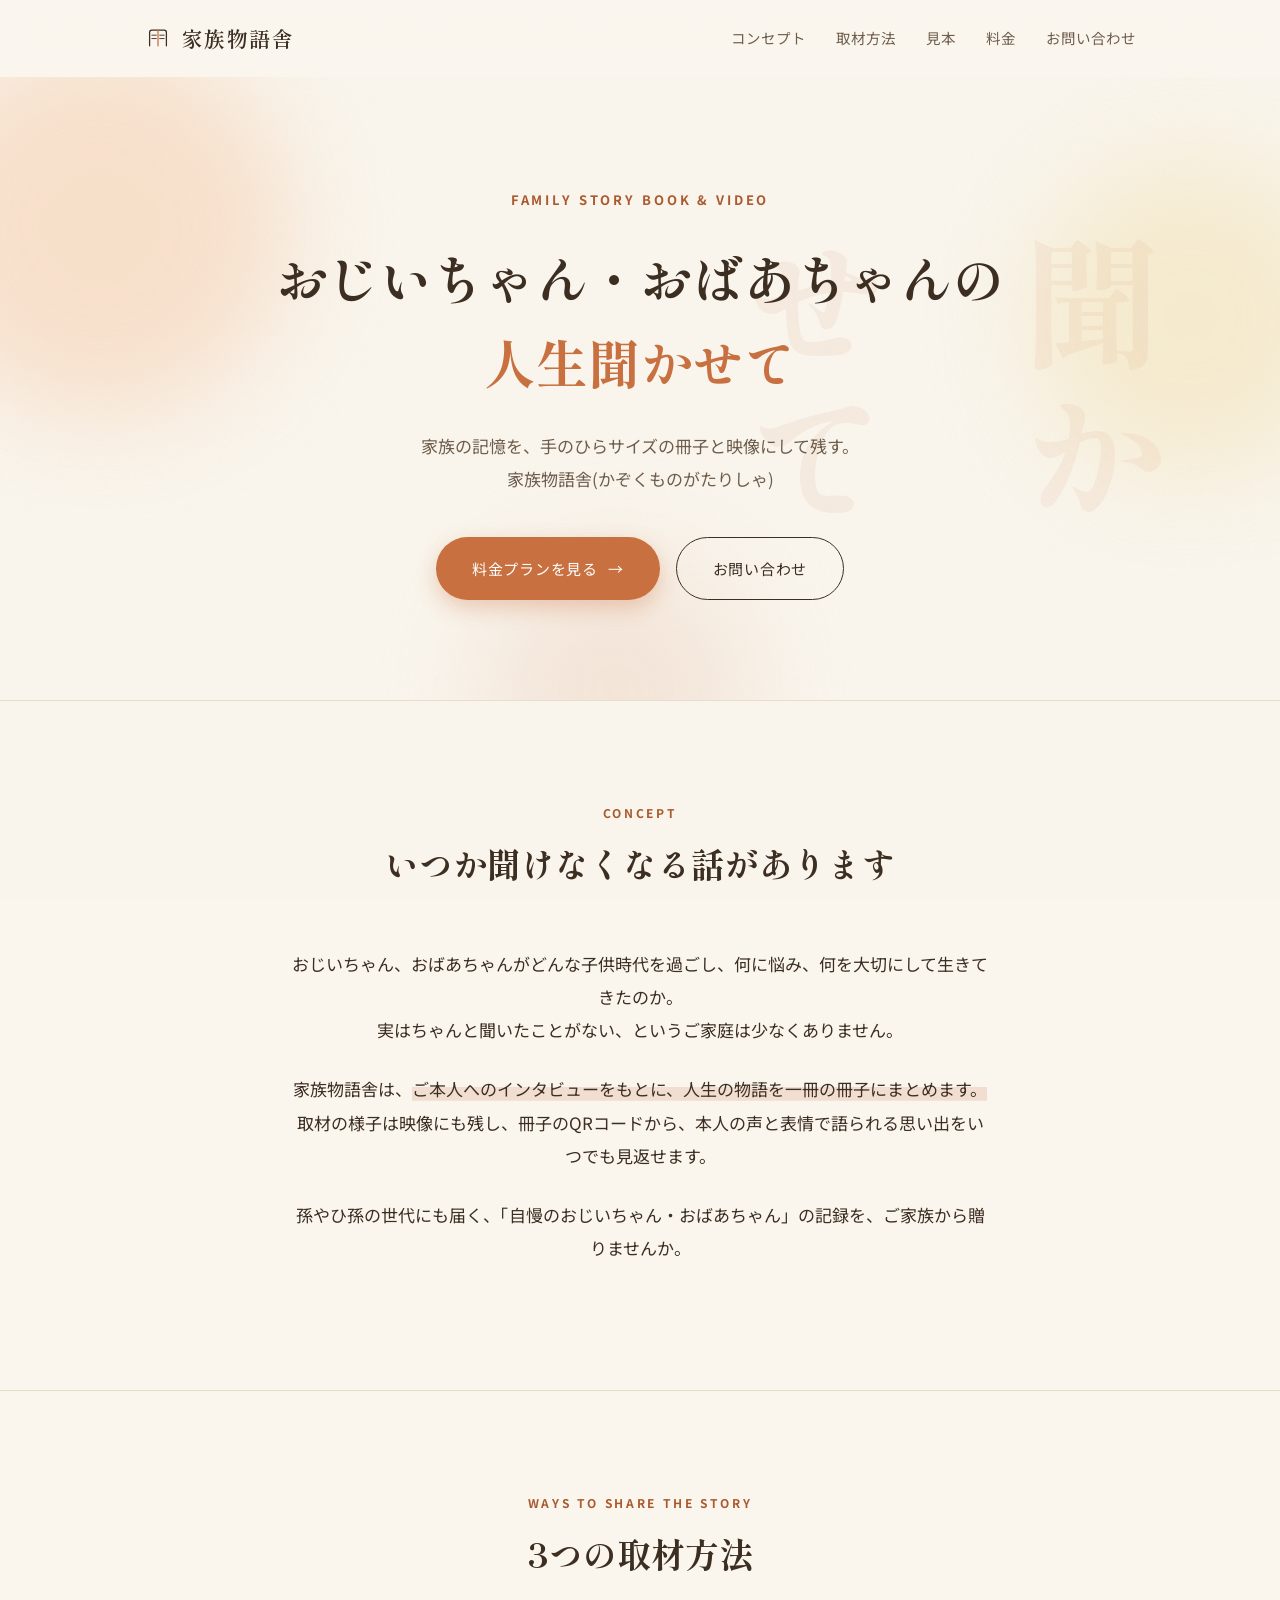
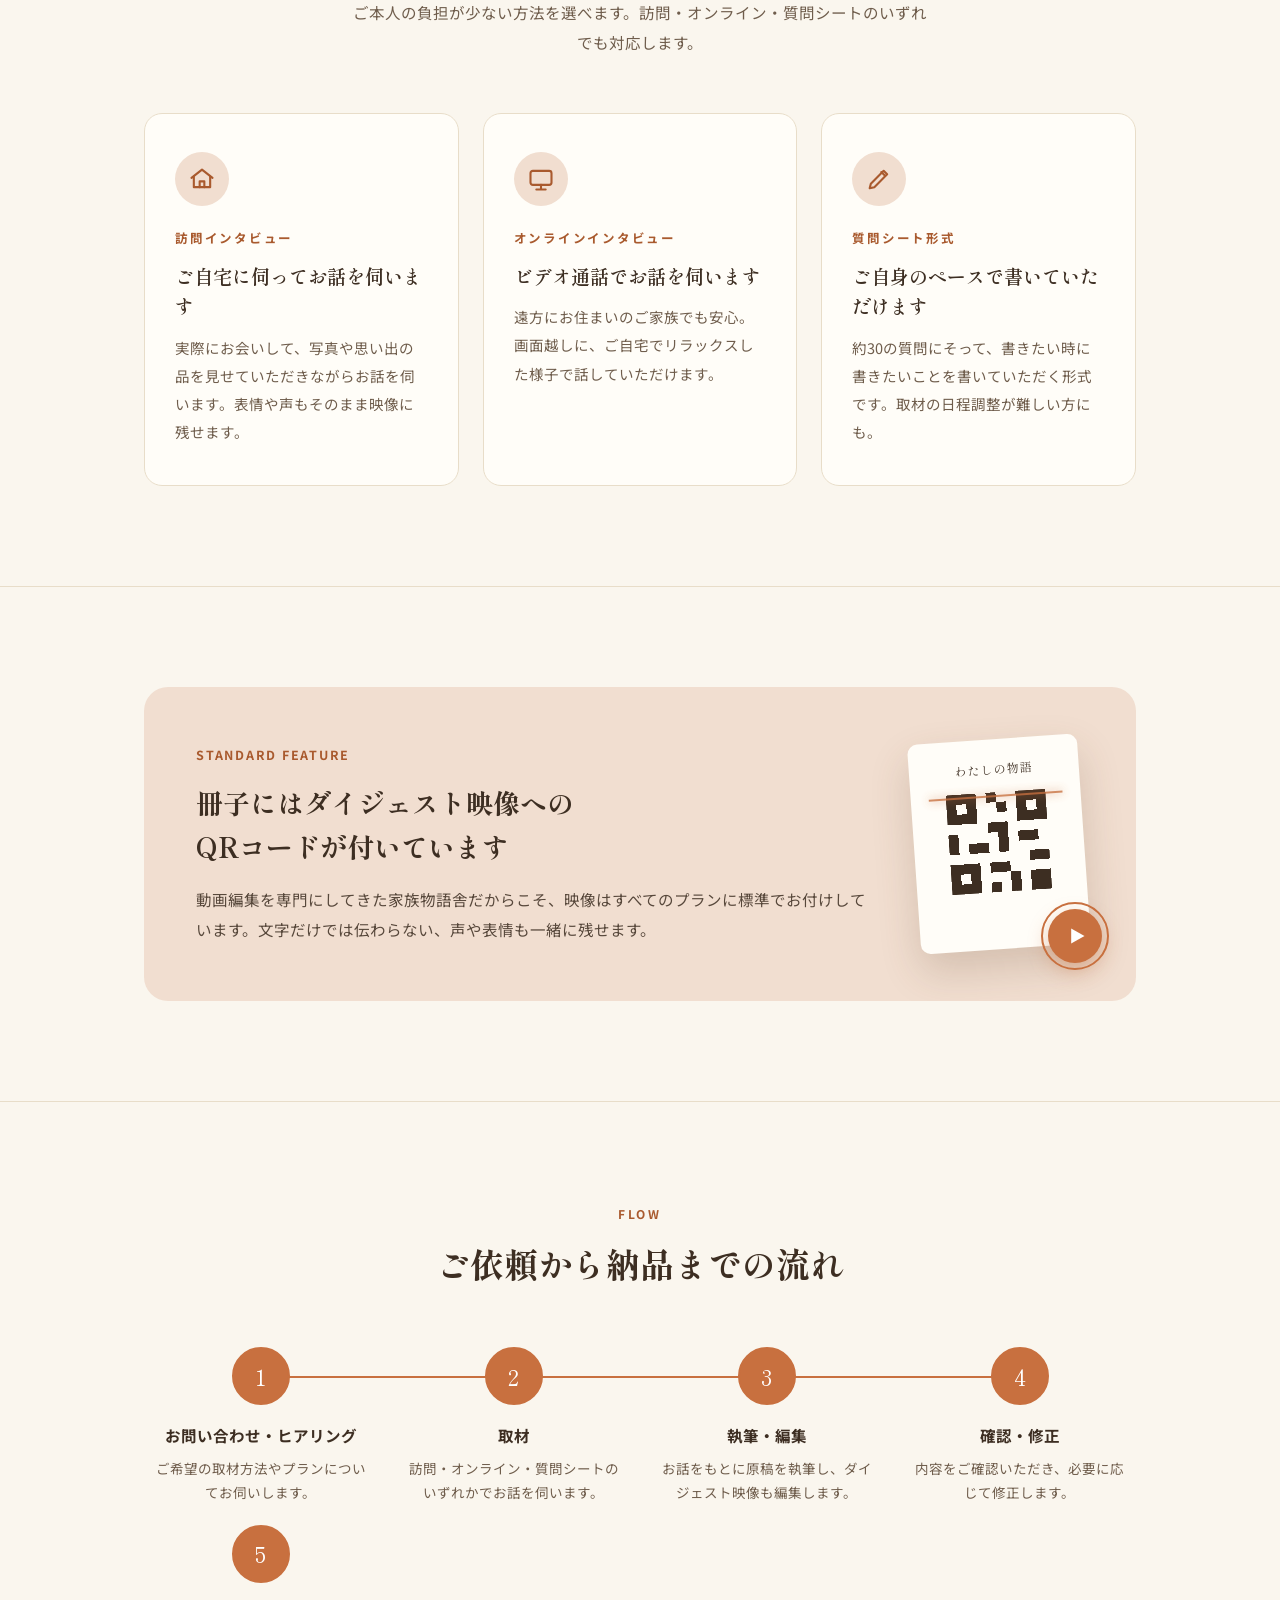
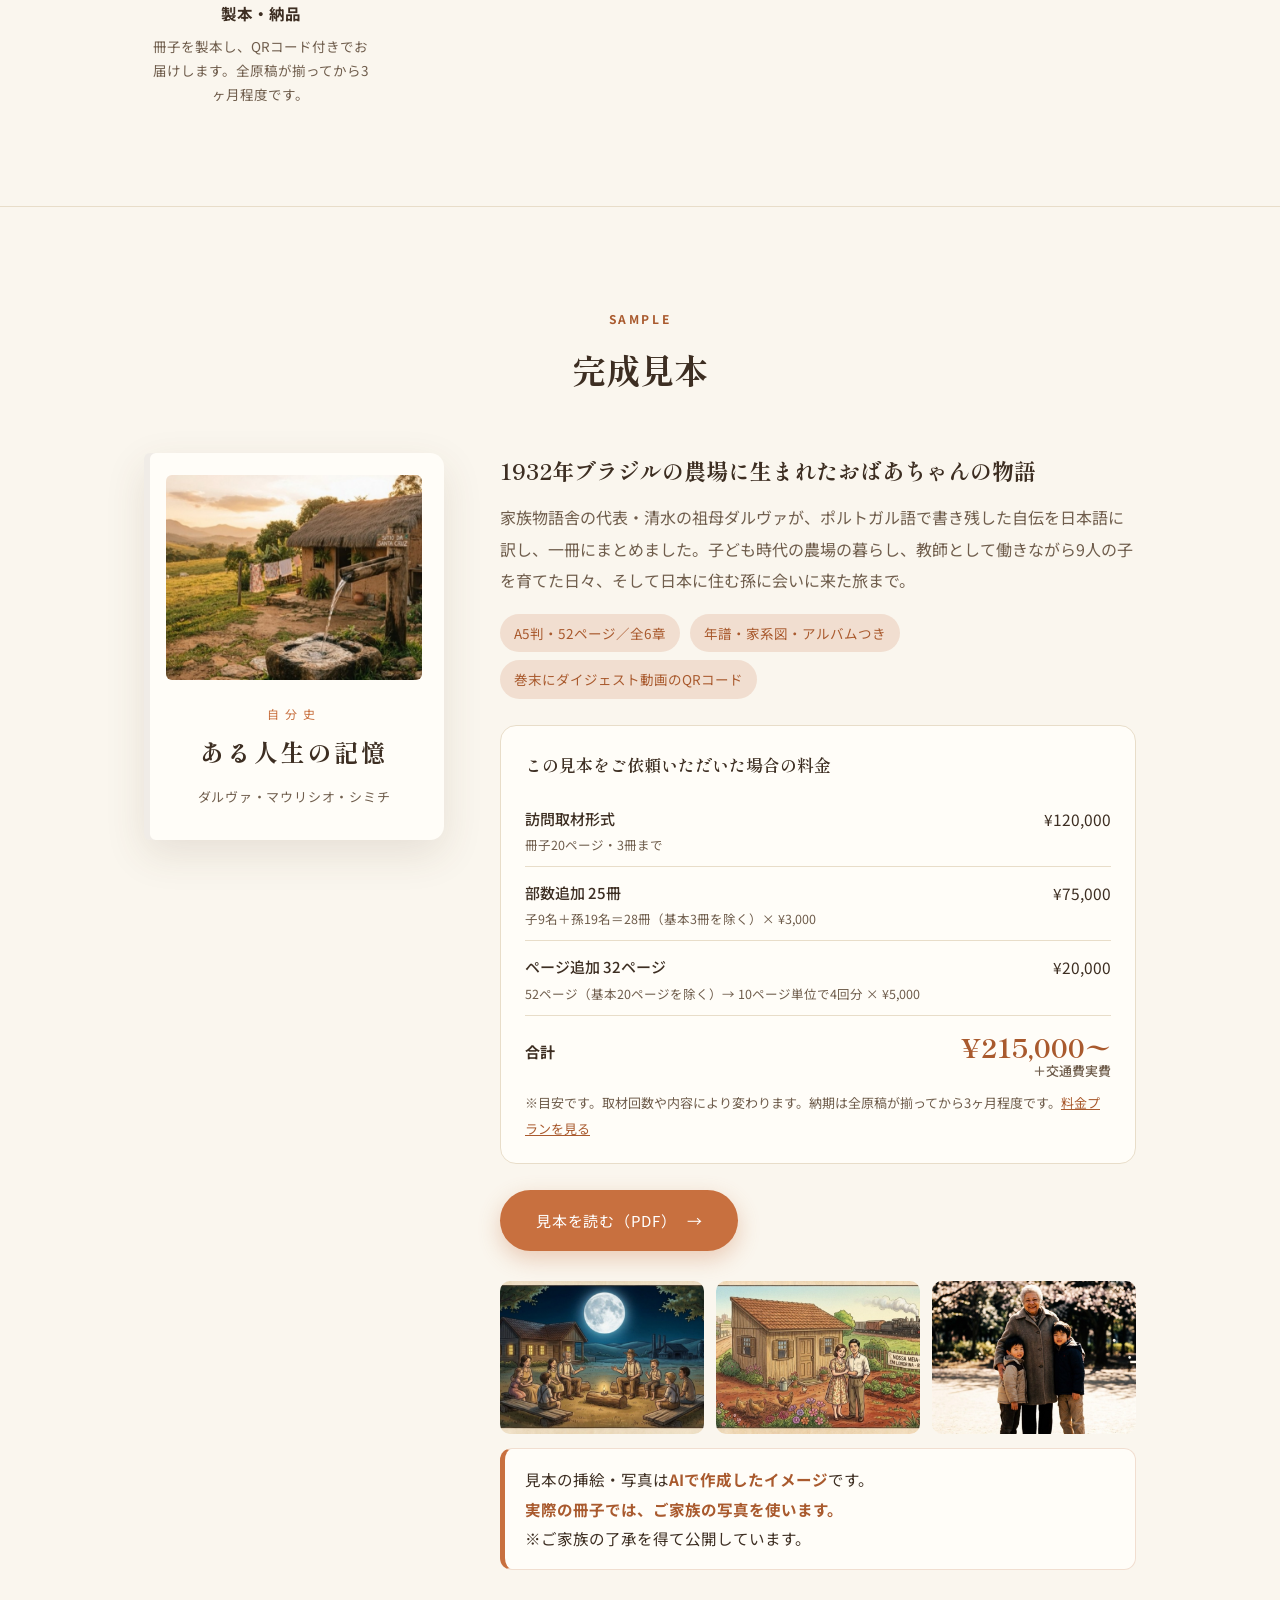
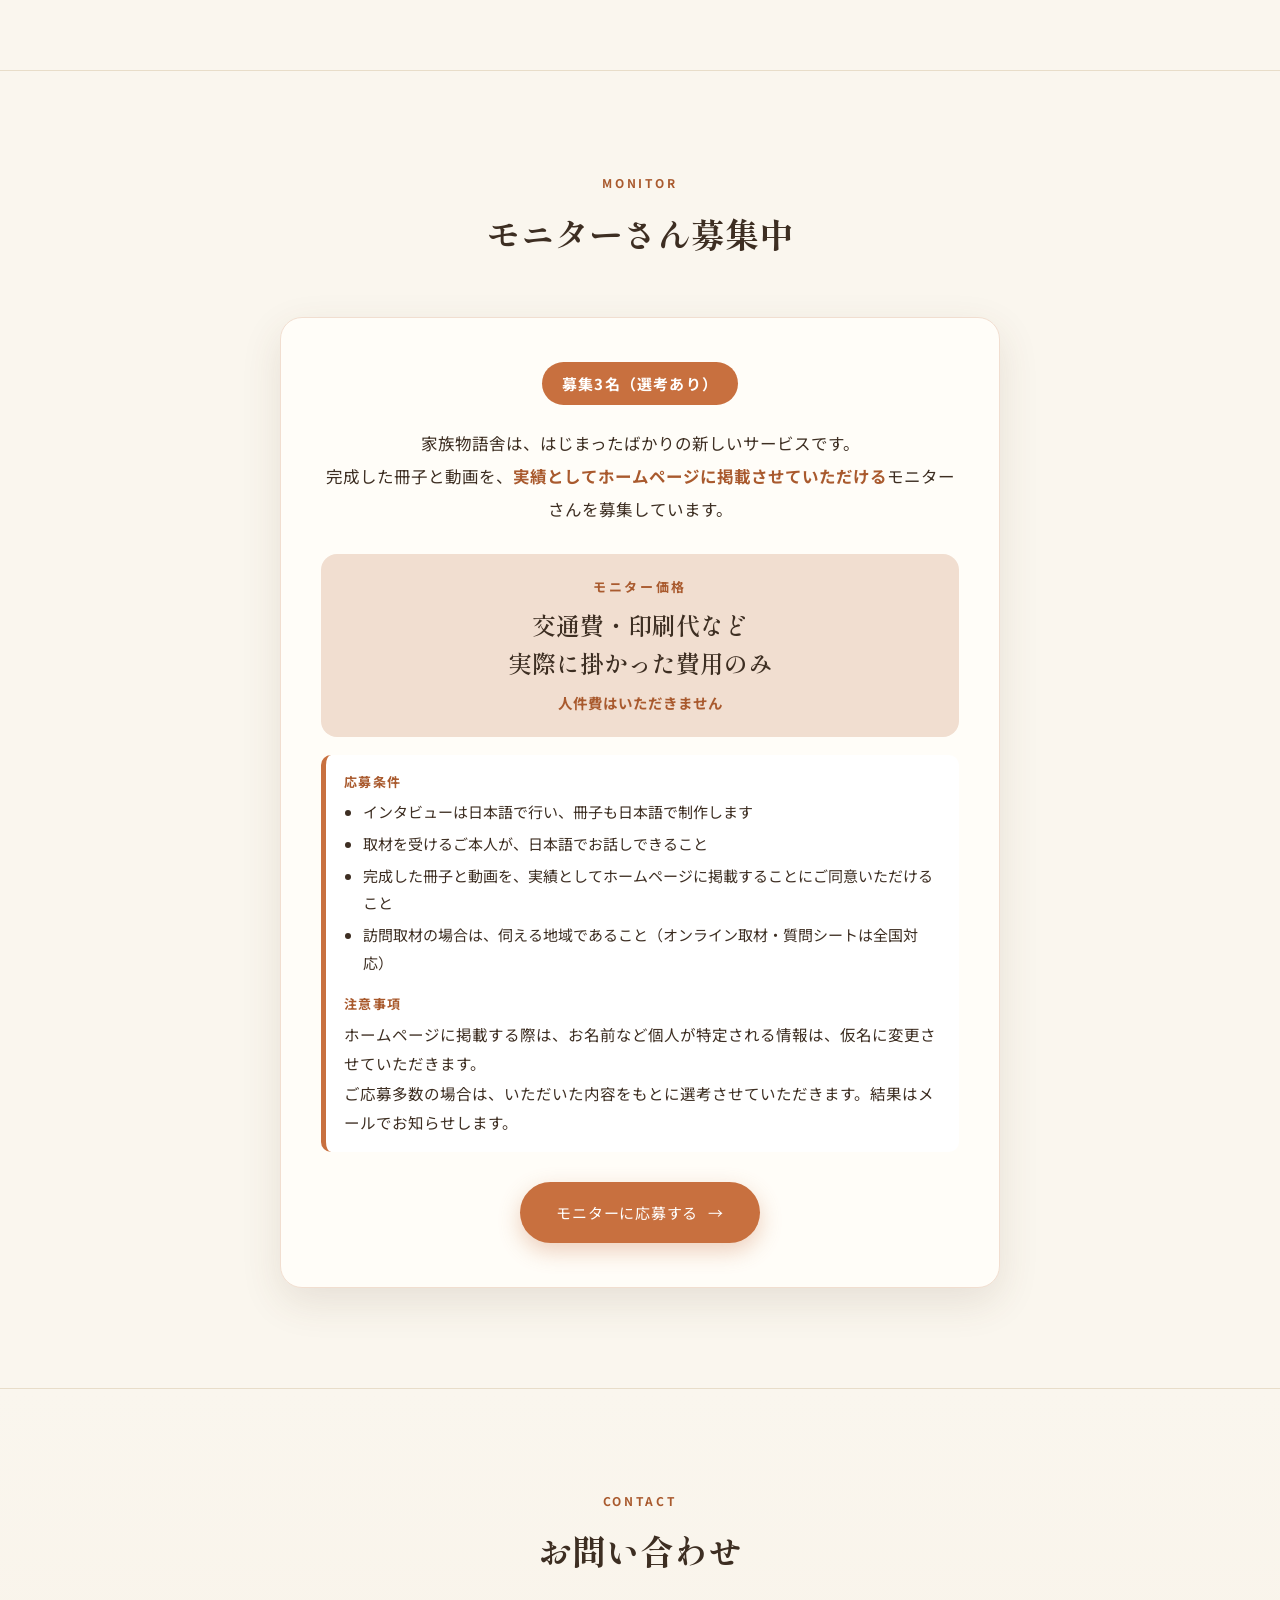
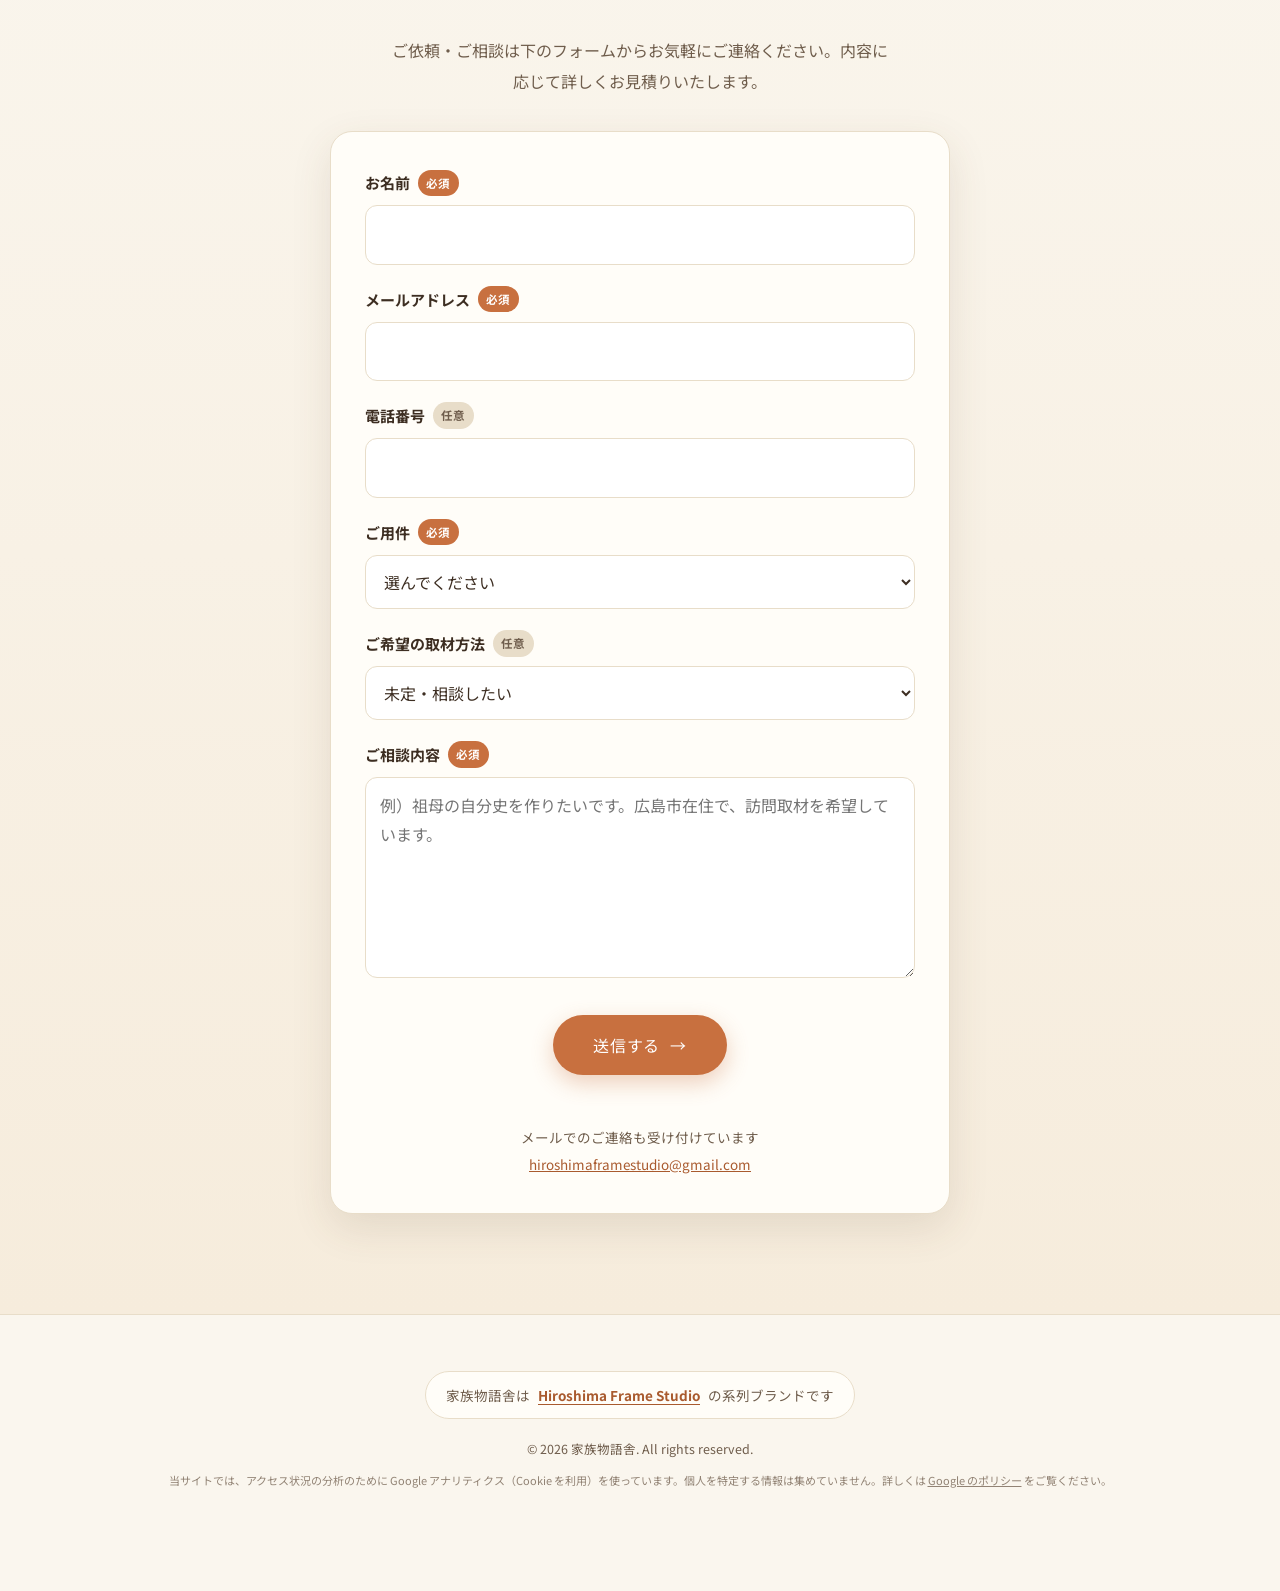
<file: index.html>
<!DOCTYPE html>
<html lang="ja">
<head>
<!-- Google tag (gtag.js) -->
<script async src="https://www.googletagmanager.com/gtag/js?id=G-B0Q6NJRH9Q"></script>
<script>
  window.dataLayer = window.dataLayer || [];
  function gtag(){dataLayer.push(arguments);}
  gtag('js', new Date());

  gtag('config', 'G-B0Q6NJRH9Q');
</script>
<meta charset="UTF-8">
<meta name="viewport" content="width=device-width, initial-scale=1.0">
<title>家族物語舎 | おじいちゃん・おばあちゃんの人生、聞かせて</title>
<meta name="description" content="おじいちゃん・おばあちゃんへのインタビューをもとに、人生の物語を手のひらサイズの冊子と映像にして残します。冊子のQRコードから、本人の声と表情で語られる思い出をいつでも見返せます。">
<meta property="og:title" content="家族物語舎 | おじいちゃん・おばあちゃんの人生、聞かせて">
<meta property="og:description" content="家族の記憶を、手のひらサイズの冊子と映像にして残す。">
<meta property="og:type" content="website">
<link rel="preconnect" href="https://fonts.googleapis.com">
<link rel="preconnect" href="https://fonts.gstatic.com" crossorigin>
<link href="https://fonts.googleapis.com/css2?family=Shippori+Mincho:wght@500;600;800&family=Noto+Sans+JP:wght@400;500;700&display=swap" rel="stylesheet">
<link rel="stylesheet" href="kazoku.css">
</head>
<body>
<div class="progress" id="progress"></div>

<header>
  <div class="wrap">
    <a class="logo" href="index.html">
      <svg class="logo-mark" viewBox="0 0 100 100" fill="none" aria-hidden="true">
        <g class="pg">
          <path d="M20 78 L20 30 Q20 22 28 22 L72 22 Q80 22 80 30 L80 78" stroke="#3d2e22" stroke-width="4.5" stroke-linecap="round" stroke-linejoin="round" fill="none"/>
          <path d="M50 22 L50 78" stroke="#c8703f" stroke-width="4.5" stroke-linecap="round"/>
          <path d="M28 40 L44 40 M28 52 L44 52 M56 40 L72 40 M56 52 L72 52" stroke="#3d2e22" stroke-width="3.2" stroke-linecap="round"/>
        </g>
      </svg>
      家族物語舎
    </a>
    <nav>
      <a href="#concept">コンセプト</a>
      <a href="#ways">取材方法</a>
      <a href="#sample">見本</a>
      <a href="price.html">料金</a>
      <a href="#contact">お問い合わせ</a>
    </nav>
  </div>
</header>

<main>
<section class="hero" style="border-top:none;">
  <span class="blob b1"></span><span class="blob b2"></span><span class="blob b3"></span>
  <div class="ghost-text" aria-hidden="true">聞かせて</div>
  <div class="wrap">
    <div class="eyebrow rise">FAMILY STORY BOOK &amp; VIDEO</div>
    <h1 class="rise" style="--d:.15s">おじいちゃん・おばあちゃんの<br><span class="em">人生聞かせて</span></h1>
    <p class="lead rise" style="--d:.35s">家族の記憶を、手のひらサイズの冊子と映像にして残す。<br>家族物語舎(かぞくものがたりしゃ)</p>
    <div class="hero-cta rise" style="--d:.55s">
      <a href="price.html" class="btn primary">料金プランを見る <span class="arr">→</span></a>
      <a href="#contact" class="btn ghost">お問い合わせ</a>
    </div>
  </div>
</section>

<section id="concept">
  <div class="wrap">
    <div class="section-head reveal">
      <div class="num">CONCEPT</div>
      <h2>いつか聞けなくなる話があります</h2>
    </div>
    <div class="concept-body reveal">
      <p>おじいちゃん、おばあちゃんがどんな子供時代を過ごし、何に悩み、何を大切にして生きてきたのか。<br>
      実はちゃんと聞いたことがない、というご家庭は少なくありません。</p>
      <p>家族物語舎は、<span class="highlight">ご本人へのインタビューをもとに、人生の物語を一冊の冊子にまとめます。</span><br>
      取材の様子は映像にも残し、冊子のQRコードから、本人の声と表情で語られる思い出をいつでも見返せます。</p>
      <p>孫やひ孫の世代にも届く、「自慢のおじいちゃん・おばあちゃん」の記録を、ご家族から贈りませんか。</p>
    </div>
  </div>
</section>

<section id="ways">
  <div class="wrap">
    <div class="section-head reveal">
      <div class="num">WAYS TO SHARE THE STORY</div>
      <h2>3つの取材方法</h2>
      <p>ご本人の負担が少ない方法を選べます。訪問・オンライン・質問シートのいずれでも対応します。</p>
    </div>
    <div class="ways">
      <div class="way-card reveal">
        <div class="way-icon"><svg viewBox="0 0 24 24"><path d="M3 11l9-7 9 7"/><path d="M5 10v9h14v-9"/><path d="M10 19v-5h4v5"/></svg></div>
        <div class="tag">訪問インタビュー</div>
        <h3>ご自宅に伺ってお話を伺います</h3>
        <p>実際にお会いして、写真や思い出の品を見せていただきながらお話を伺います。表情や声もそのまま映像に残せます。</p>
      </div>
      <div class="way-card reveal" style="--d:.12s">
        <div class="way-icon"><svg viewBox="0 0 24 24"><rect x="3" y="5" width="18" height="12" rx="2"/><path d="M8 21h8M12 17v4"/></svg></div>
        <div class="tag">オンラインインタビュー</div>
        <h3>ビデオ通話でお話を伺います</h3>
        <p>遠方にお住まいのご家族でも安心。画面越しに、ご自宅でリラックスした様子で話していただけます。</p>
      </div>
      <div class="way-card reveal" style="--d:.24s">
        <div class="way-icon"><svg viewBox="0 0 24 24"><path d="M4 20l4-1 11-11-3-3L5 16l-1 4z"/><path d="M14 6l3 3"/></svg></div>
        <div class="tag">質問シート形式</div>
        <h3>ご自身のペースで書いていただけます</h3>
        <p>約30の質問にそって、書きたい時に書きたいことを書いていただく形式です。取材の日程調整が難しい方にも。</p>
      </div>
    </div>
  </div>
</section>

<section>
  <div class="wrap">
    <div class="feature-strip reveal">
      <div>
        <div class="tag">STANDARD FEATURE</div>
        <h3>冊子にはダイジェスト映像への<br>QRコードが付いています</h3>
        <p>動画編集を専門にしてきた家族物語舎だからこそ、映像はすべてのプランに標準でお付けしています。文字だけでは伝わらない、声や表情も一緒に残せます。</p>
      </div>
      <div class="qr-demo" aria-hidden="true">
        <div class="qr-book">
          <div class="ttl">わたしの物語</div>
          <svg viewBox="0 0 10 10" shape-rendering="crispEdges">
            <g fill="#3d2e22">
              <rect x="0" y="0" width="3" height="3"/><rect x="7" y="0" width="3" height="3"/><rect x="0" y="7" width="3" height="3"/>
              <rect x="4" y="0" width="1" height="1"/><rect x="5" y="1" width="1" height="1"/><rect x="4" y="3" width="2" height="1"/>
              <rect x="0" y="4" width="1" height="2"/><rect x="2" y="5" width="2" height="1"/><rect x="5" y="4" width="1" height="2"/>
              <rect x="7" y="4" width="2" height="1"/><rect x="8" y="6" width="2" height="1"/><rect x="4" y="7" width="2" height="1"/>
              <rect x="6" y="8" width="1" height="2"/><rect x="8" y="8" width="2" height="2"/><rect x="4" y="9" width="1" height="1"/>
            </g>
            <g fill="#fffdf8"><rect x="1" y="1" width="1" height="1"/><rect x="8" y="1" width="1" height="1"/><rect x="1" y="8" width="1" height="1"/></g>
          </svg>
          <span class="scan"></span>
        </div>
        <div class="qr-play"><svg viewBox="0 0 24 24"><polygon points="5,3 21,12 5,21"/></svg></div>
      </div>
    </div>
  </div>
</section>

<section>
  <div class="wrap">
    <div class="section-head reveal">
      <div class="num">FLOW</div>
      <h2>ご依頼から納品までの流れ</h2>
    </div>
    <div class="steps">
      <i class="line"></i>
      <div class="step"><div class="stepnum" style="--d:.2s">1</div>
        <h4>お問い合わせ・ヒアリング</h4><p>ご希望の取材方法やプランについてお伺いします。</p></div>
      <div class="step"><div class="stepnum" style="--d:.6s">2</div>
        <h4>取材</h4><p>訪問・オンライン・質問シートのいずれかでお話を伺います。</p></div>
      <div class="step"><div class="stepnum" style="--d:1s">3</div>
        <h4>執筆・編集</h4><p>お話をもとに原稿を執筆し、ダイジェスト映像も編集します。</p></div>
      <div class="step"><div class="stepnum" style="--d:1.4s">4</div>
        <h4>確認・修正</h4><p>内容をご確認いただき、必要に応じて修正します。</p></div>
      <div class="step"><div class="stepnum" style="--d:1.8s">5</div>
        <h4>製本・納品</h4><p>冊子を製本し、QRコード付きでお届けします。全原稿が揃ってから3ヶ月程度です。</p></div>
    </div>
  </div>
</section>

<section id="sample">
  <div class="wrap">
    <div class="section-head reveal">
      <div class="num">SAMPLE</div>
      <h2>完成見本</h2>
    </div>
    <div class="sample reveal">
      <a class="sample-book" href="sample-dalva-jibunshi.pdf" target="_blank" rel="noopener" aria-label="完成見本のPDFを開く">
        <img src="sample-cover.jpg" alt="ブラジル・ミナスの農場の家" width="900" height="720">
        <span class="sb-kicker">自分史</span>
        <span class="sb-title">ある人生の記憶</span>
        <span class="sb-name">ダルヴァ・マウリシオ・シミチ</span>
      </a>
      <div class="sample-body">
        <h3>1932年ブラジルの農場に生まれたおばあちゃんの物語</h3>
        <p>家族物語舎の代表・清水の祖母ダルヴァが、ポルトガル語で書き残した自伝を日本語に訳し、一冊にまとめました。子ども時代の農場の暮らし、教師として働きながら9人の子を育てた日々、そして日本に住む孫に会いに来た旅まで。</p>
        <ul class="sample-points">
          <li>A5判・52ページ／全6章</li>
          <li>年譜・家系図・アルバムつき</li>
          <li>巻末にダイジェスト動画のQRコード</li>
        </ul>
        <div class="sample-price">
          <p class="spr-title">この見本をご依頼いただいた場合の料金</p>
          <table>
            <tr><th>訪問取材形式<small>冊子20ページ・3冊まで</small></th><td>¥120,000</td></tr>
            <tr><th>部数追加 25冊<small>子9名＋孫19名＝28冊（基本3冊を除く）× ¥3,000</small></th><td>¥75,000</td></tr>
            <tr><th>ページ追加 32ページ<small>52ページ（基本20ページを除く）→ 10ページ単位で4回分 × ¥5,000</small></th><td>¥20,000</td></tr>
          </table>
          <div class="spr-total"><span>合計</span><strong>¥215,000〜<small>＋交通費実費</small></strong></div>
          <p class="spr-note">※目安です。取材回数や内容により変わります。納期は全原稿が揃ってから3ヶ月程度です。<a href="price.html">料金プランを見る</a></p>
        </div>
        <a href="sample-dalva-jibunshi.pdf" class="btn primary" target="_blank" rel="noopener">見本を読む（PDF）<span class="arr">→</span></a>
        <div class="sample-thumbs">
          <img src="sample-p1.jpg" alt="月明かりの下で語らう家族のイラスト" loading="lazy">
          <img src="sample-p2.jpg" alt="新婚の家のイラスト" loading="lazy">
          <img src="sample-p3.jpg" alt="日本で孫と過ごすイメージ写真" loading="lazy">
        </div>
        <p class="sample-note">見本の挿絵・写真は<strong>AIで作成したイメージ</strong>です。<br><strong>実際の冊子では、ご家族の写真を使います。</strong><br>※ご家族の了承を得て公開しています。</p>
      </div>
    </div>
  </div>
</section>

<section id="monitor">
  <div class="wrap">
    <div class="section-head reveal">
      <div class="num">MONITOR</div>
      <h2>モニターさん募集中</h2>
    </div>
    <div class="monitor reveal">
      <span class="monitor-limit">募集3名（選考あり）</span>
      <p class="monitor-lead">家族物語舎は、はじまったばかりの新しいサービスです。<br>完成した冊子と動画を、<strong>実績としてホームページに掲載させていただける</strong>モニターさんを募集しています。</p>
      <div class="monitor-price">
        <span class="mp-label">モニター価格</span>
        <span class="mp-main">交通費・印刷代など<br>実際に掛かった費用のみ</span>
        <span class="mp-sub">人件費はいただきません</span>
      </div>
      <div class="monitor-note">
        <span class="mn-label">応募条件</span>
        <ul class="mn-list">
          <li>インタビューは日本語で行い、冊子も日本語で制作します</li>
          <li>取材を受けるご本人が、日本語でお話しできること</li>
          <li>完成した冊子と動画を、実績としてホームページに掲載することにご同意いただけること</li>
          <li>訪問取材の場合は、伺える地域であること（オンライン取材・質問シートは全国対応）</li>
        </ul>
        <span class="mn-label">注意事項</span>
        <p>ホームページに掲載する際は、お名前など個人が特定される情報は、仮名に変更させていただきます。<br>ご応募多数の場合は、いただいた内容をもとに選考させていただきます。結果はメールでお知らせします。</p>
      </div>
      <a href="#contact" class="btn primary" data-purpose="モニター応募">モニターに応募する<span class="arr">→</span></a>
    </div>
  </div>
</section>

<section id="contact" class="contact">
  <div class="wrap">
    <div class="section-head reveal">
      <div class="num">CONTACT</div>
      <h2>お問い合わせ</h2>
    </div>
    <p class="reveal">ご依頼・ご相談は下のフォームからお気軽にご連絡ください。内容に応じて詳しくお見積りいたします。</p>
    <form class="cform reveal" action="https://formspree.io/f/maenrzra" method="POST" novalidate>
      <input type="hidden" name="_subject" value="【家族物語舎】ホームページからのお問い合わせ">
      <input type="text" name="_gotcha" class="cf-hp" tabindex="-1" autocomplete="off" aria-hidden="true">
      <div class="cf-row">
        <label for="cf-name">お名前<span class="req">必須</span></label>
        <input id="cf-name" name="お名前" type="text" autocomplete="name" required>
      </div>
      <div class="cf-row">
        <label for="cf-email">メールアドレス<span class="req">必須</span></label>
        <input id="cf-email" name="email" type="email" autocomplete="email" required>
      </div>
      <div class="cf-row">
        <label for="cf-tel">電話番号<span class="opt">任意</span></label>
        <input id="cf-tel" name="電話番号" type="tel" autocomplete="tel">
      </div>
      <div class="cf-row">
        <label for="cf-purpose">ご用件<span class="req">必須</span></label>
        <select id="cf-purpose" name="ご用件" required>
          <option value="">選んでください</option>
          <option>ご依頼・お見積りの相談</option>
          <option>モニター応募</option>
          <option>その他のお問い合わせ</option>
        </select>
      </div>
      <div class="cf-row">
        <label for="cf-plan">ご希望の取材方法<span class="opt">任意</span></label>
        <select id="cf-plan" name="ご希望の取材方法">
          <option value="">未定・相談したい</option>
          <option>訪問取材</option>
          <option>オンライン取材</option>
          <option>質問シート</option>
        </select>
      </div>
      <div class="cf-row">
        <label for="cf-msg">ご相談内容<span class="req">必須</span></label>
        <textarea id="cf-msg" name="ご相談内容" rows="6" required placeholder="例）祖母の自分史を作りたいです。広島市在住で、訪問取材を希望しています。"></textarea>
      </div>
      <button type="submit" class="btn primary cf-submit">送信する<span class="arr">→</span></button>
      <p class="cf-status" role="status" aria-live="polite"></p>
      <p class="cf-mail">メールでのご連絡も受け付けています<br><a href="mailto:hiroshimaframestudio@gmail.com?subject=家族物語舎へのお問い合わせ">hiroshimaframestudio@gmail.com</a></p>
    </form>
  </div>
</section>
</main>

<footer>
  <div class="wrap">
    <div class="sister">
      家族物語舎は <a href="https://hiroshimaframestudio.com" target="_blank" rel="noopener">Hiroshima Frame Studio</a> の系列ブランドです
    </div>
    <div class="copyright">&copy; 2026 家族物語舎. All rights reserved.</div>
    <div class="copyright" style="margin-top:8px;font-size:11px;opacity:.75;">当サイトでは、アクセス状況の分析のために Google アナリティクス（Cookie を利用）を使っています。個人を特定する情報は集めていません。詳しくは <a href="https://policies.google.com/technologies/partner-sites?hl=ja" target="_blank" rel="noopener" style="text-decoration:underline;">Google のポリシー</a> をご覧ください。</div>
  </div>
</footer>

<div class="sticky-cta" id="stickyCta"><a class="btn primary" href="#contact">お問い合わせ</a></div>
<script src="kazoku.js"></script>
</body>
</html>
</file>
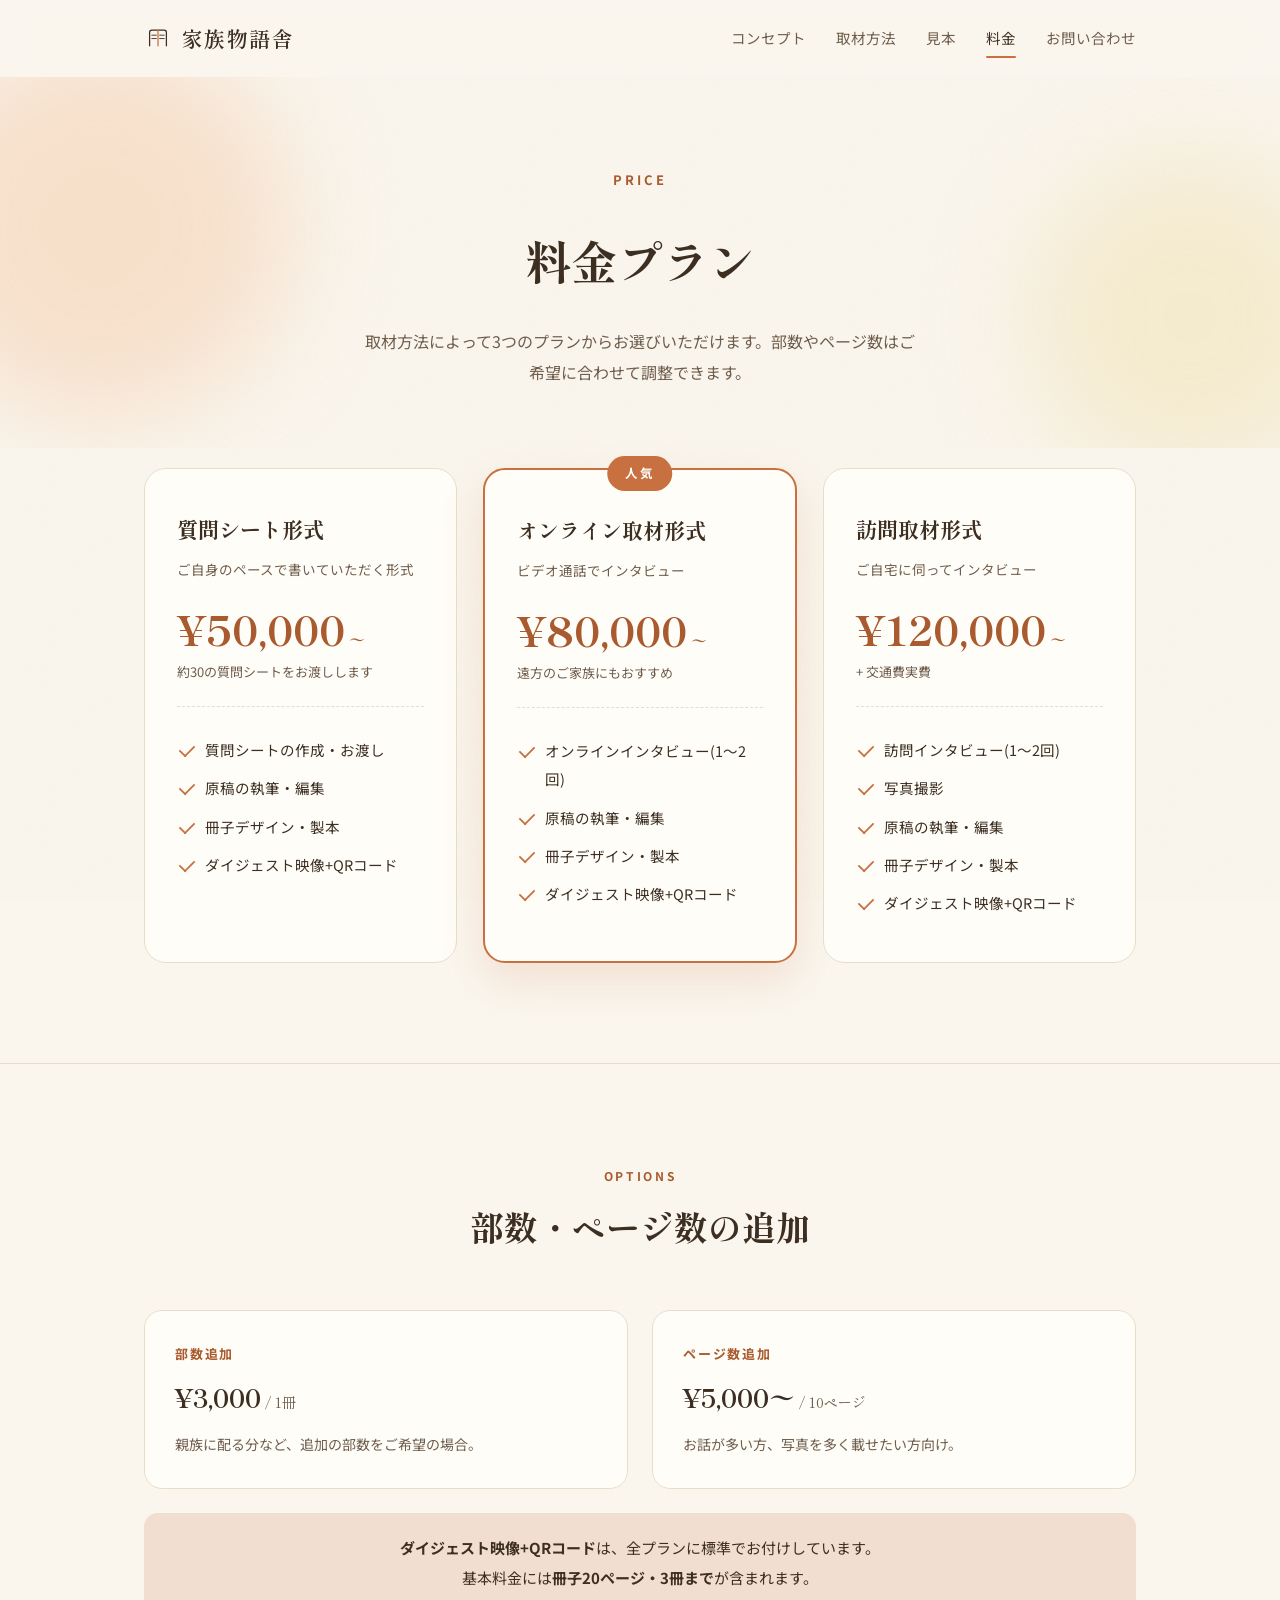
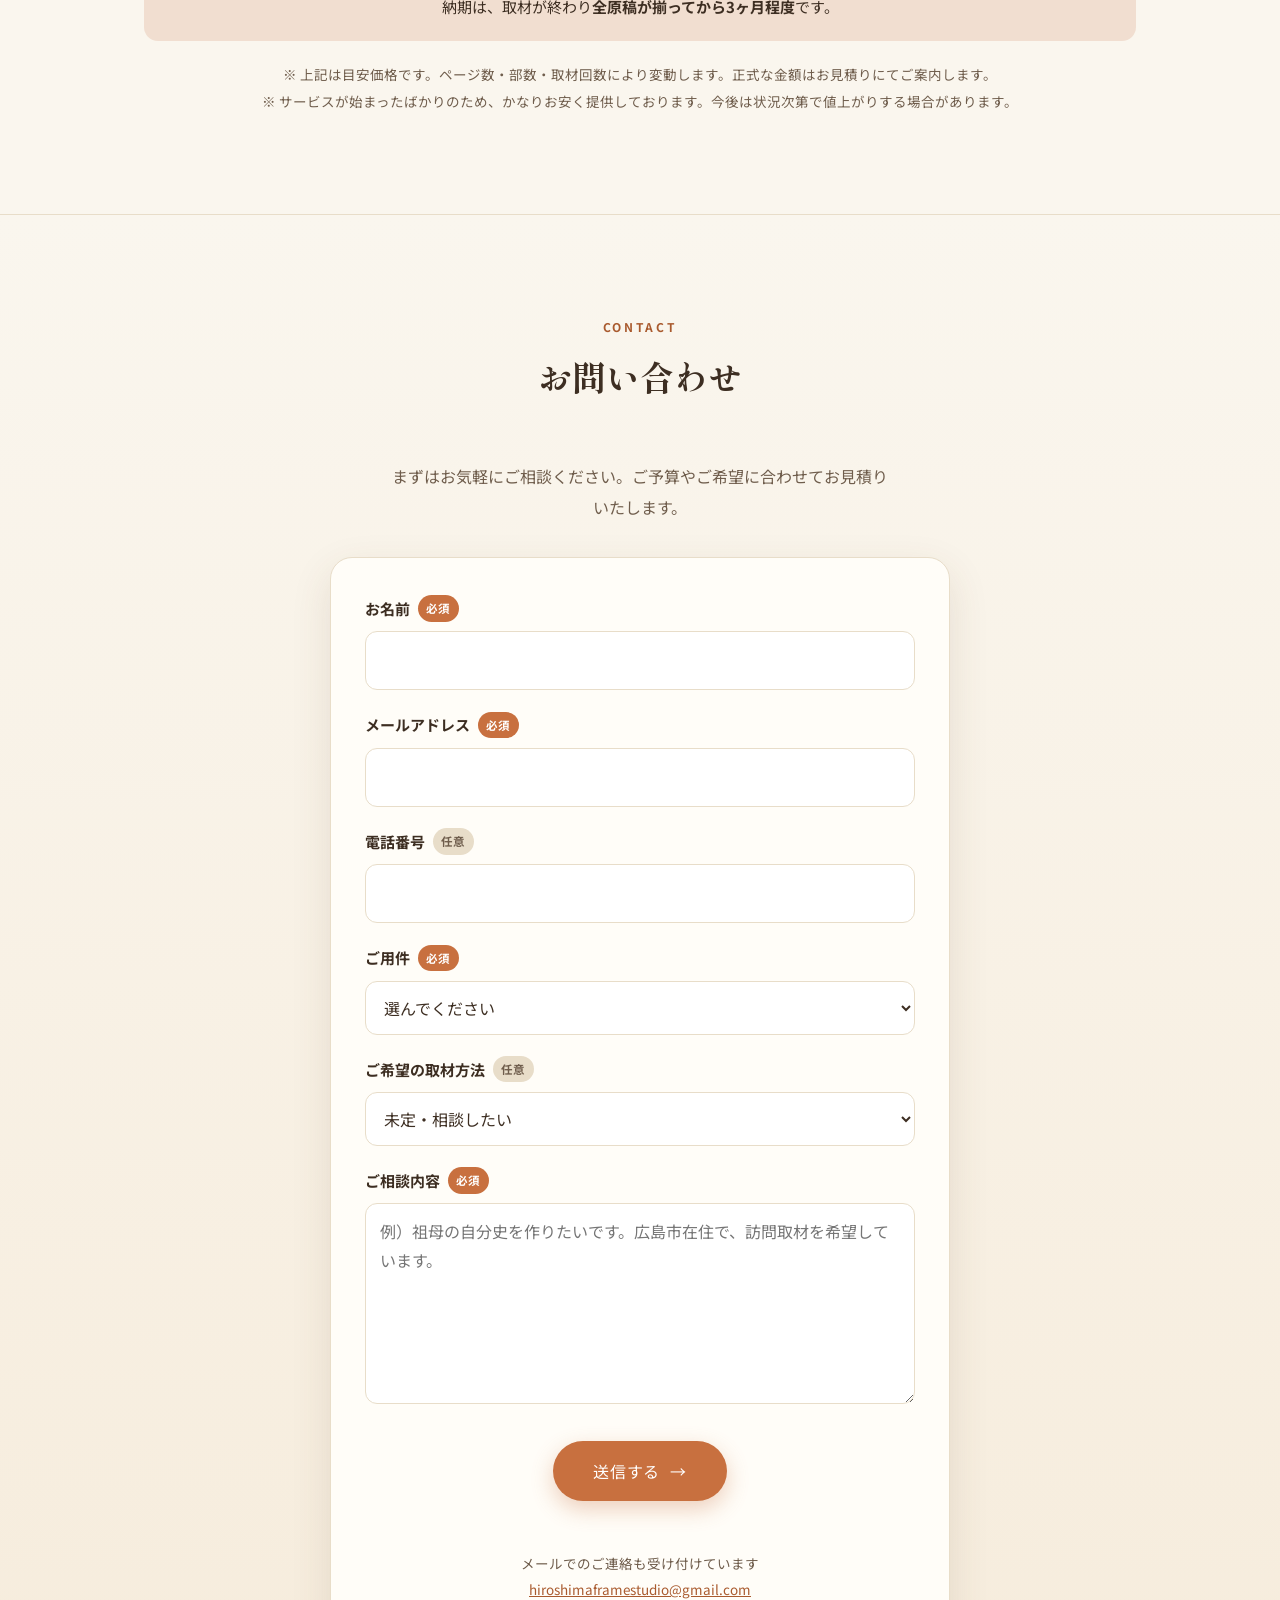
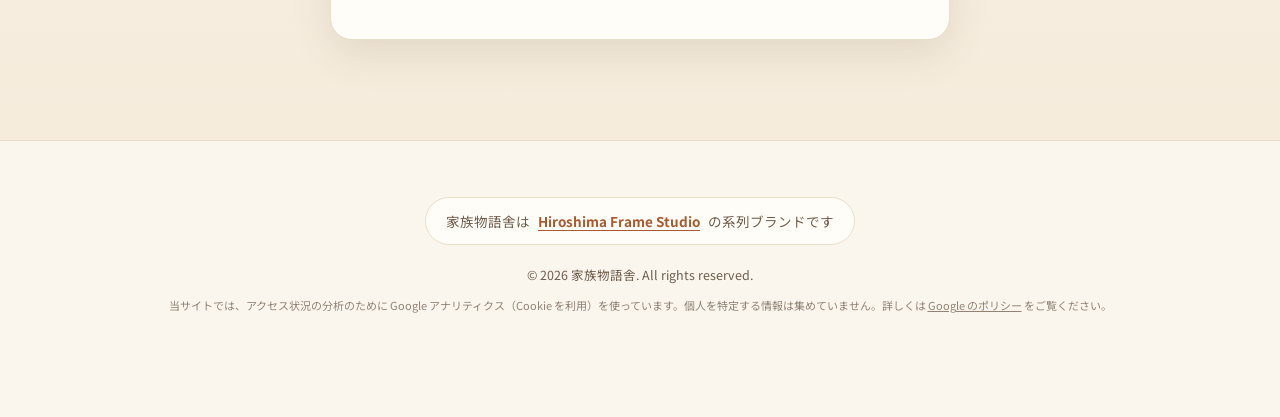
<file: price.html>
<!DOCTYPE html>
<html lang="ja">
<head>
<!-- Google tag (gtag.js) -->
<script async src="https://www.googletagmanager.com/gtag/js?id=G-B0Q6NJRH9Q"></script>
<script>
  window.dataLayer = window.dataLayer || [];
  function gtag(){dataLayer.push(arguments);}
  gtag('js', new Date());

  gtag('config', 'G-B0Q6NJRH9Q');
</script>
<meta charset="UTF-8">
<meta name="viewport" content="width=device-width, initial-scale=1.0">
<title>料金プラン | 家族物語舎</title>
<meta name="description" content="家族物語舎の料金プラン。質問シート形式5万円〜、オンライン取材形式8万円〜、訪問取材形式12万円〜。ダイジェスト映像+QRコードは全プラン標準です。">
<link rel="preconnect" href="https://fonts.googleapis.com">
<link rel="preconnect" href="https://fonts.gstatic.com" crossorigin>
<link href="https://fonts.googleapis.com/css2?family=Shippori+Mincho:wght@500;600;800&family=Noto+Sans+JP:wght@400;500;700&display=swap" rel="stylesheet">
<link rel="stylesheet" href="kazoku.css">
</head>
<body>
<div class="progress" id="progress"></div>

<header>
  <div class="wrap">
    <a class="logo" href="index.html">
      <svg class="logo-mark" viewBox="0 0 100 100" fill="none" aria-hidden="true">
        <g class="pg">
          <path d="M20 78 L20 30 Q20 22 28 22 L72 22 Q80 22 80 30 L80 78" stroke="#3d2e22" stroke-width="4.5" stroke-linecap="round" stroke-linejoin="round" fill="none"/>
          <path d="M50 22 L50 78" stroke="#c8703f" stroke-width="4.5" stroke-linecap="round"/>
          <path d="M28 40 L44 40 M28 52 L44 52 M56 40 L72 40 M56 52 L72 52" stroke="#3d2e22" stroke-width="3.2" stroke-linecap="round"/>
        </g>
      </svg>
      家族物語舎
    </a>
    <nav>
      <a href="index.html#concept">コンセプト</a>
      <a href="index.html#ways">取材方法</a>
      <a href="index.html#sample">見本</a>
      <a href="price.html" class="active">料金</a>
      <a href="#contact">お問い合わせ</a>
    </nav>
  </div>
</header>

<main>
<section class="page-hero" style="border-top:none;">
  <span class="blob b1"></span><span class="blob b2"></span>
  <div class="wrap">
    <div class="eyebrow rise">PRICE</div>
    <h1 class="rise" style="--d:.12s">料金プラン</h1>
    <p class="rise" style="--d:.28s">取材方法によって3つのプランからお選びいただけます。部数やページ数はご希望に合わせて調整できます。</p>
  </div>
</section>

<section style="border-top:none;padding-top:20px;">
  <div class="wrap">
    <div class="plans">
      <div class="plan-card reveal">
        <div class="plan-name">質問シート形式</div>
        <div class="plan-sub">ご自身のペースで書いていただく形式</div>
        <div class="plan-price">¥50,000<span>〜</span></div>
        <div class="plan-note">約30の質問シートをお渡しします</div>
        <ul>
          <li>質問シートの作成・お渡し</li>
          <li>原稿の執筆・編集</li>
          <li>冊子デザイン・製本</li>
          <li>ダイジェスト映像+QRコード</li>
        </ul>
      </div>
      <div class="plan-card recommend reveal" style="--d:.12s">
        <div class="badge">人気</div>
        <div class="plan-name">オンライン取材形式</div>
        <div class="plan-sub">ビデオ通話でインタビュー</div>
        <div class="plan-price">¥80,000<span>〜</span></div>
        <div class="plan-note">遠方のご家族にもおすすめ</div>
        <ul>
          <li>オンラインインタビュー(1〜2回)</li>
          <li>原稿の執筆・編集</li>
          <li>冊子デザイン・製本</li>
          <li>ダイジェスト映像+QRコード</li>
        </ul>
      </div>
      <div class="plan-card reveal" style="--d:.24s">
        <div class="plan-name">訪問取材形式</div>
        <div class="plan-sub">ご自宅に伺ってインタビュー</div>
        <div class="plan-price">¥120,000<span>〜</span></div>
        <div class="plan-note">+ 交通費実費</div>
        <ul>
          <li>訪問インタビュー(1〜2回)</li>
          <li>写真撮影</li>
          <li>原稿の執筆・編集</li>
          <li>冊子デザイン・製本</li>
          <li>ダイジェスト映像+QRコード</li>
        </ul>
      </div>
    </div>
  </div>
</section>

<section>
  <div class="wrap">
    <div class="section-head reveal">
      <div class="num">OPTIONS</div>
      <h2>部数・ページ数の追加</h2>
    </div>
    <div class="addons">
      <div class="addon reveal">
        <div class="addon-label">部数追加</div>
        <div class="addon-price">¥3,000<span style="font-size:14px;color:var(--sub);font-weight:400;"> / 1冊</span></div>
        <div class="addon-desc">親族に配る分など、追加の部数をご希望の場合。</div>
      </div>
      <div class="addon reveal" style="--d:.12s">
        <div class="addon-label">ページ数追加</div>
        <div class="addon-price">¥5,000〜<span style="font-size:14px;color:var(--sub);font-weight:400;"> / 10ページ</span></div>
        <div class="addon-desc">お話が多い方、写真を多く載せたい方向け。</div>
      </div>
    </div>
    <div class="standard-note reveal">
      <b>ダイジェスト映像+QRコード</b>は、全プランに標準でお付けしています。<br>
      基本料金には<b>冊子20ページ・3冊まで</b>が含まれます。<br>
      納期は、取材が終わり<b>全原稿が揃ってから3ヶ月程度</b>です。
    </div>
    <p class="note-block reveal">※ 上記は目安価格です。ページ数・部数・取材回数により変動します。正式な金額はお見積りにてご案内します。<br>※ サービスが始まったばかりのため、かなりお安く提供しております。今後は状況次第で値上がりする場合があります。</p>
  </div>
</section>

<section id="contact" class="contact">
  <div class="wrap">
    <div class="section-head reveal">
      <div class="num">CONTACT</div>
      <h2>お問い合わせ</h2>
    </div>
    <p class="reveal">まずはお気軽にご相談ください。ご予算やご希望に合わせてお見積りいたします。</p>
    <form class="cform reveal" action="https://formspree.io/f/maenrzra" method="POST" novalidate>
      <input type="hidden" name="_subject" value="【家族物語舎】ホームページからのお問い合わせ">
      <input type="text" name="_gotcha" class="cf-hp" tabindex="-1" autocomplete="off" aria-hidden="true">
      <div class="cf-row">
        <label for="cf-name">お名前<span class="req">必須</span></label>
        <input id="cf-name" name="お名前" type="text" autocomplete="name" required>
      </div>
      <div class="cf-row">
        <label for="cf-email">メールアドレス<span class="req">必須</span></label>
        <input id="cf-email" name="email" type="email" autocomplete="email" required>
      </div>
      <div class="cf-row">
        <label for="cf-tel">電話番号<span class="opt">任意</span></label>
        <input id="cf-tel" name="電話番号" type="tel" autocomplete="tel">
      </div>
      <div class="cf-row">
        <label for="cf-purpose">ご用件<span class="req">必須</span></label>
        <select id="cf-purpose" name="ご用件" required>
          <option value="">選んでください</option>
          <option>ご依頼・お見積りの相談</option>
          <option>モニター応募</option>
          <option>その他のお問い合わせ</option>
        </select>
      </div>
      <div class="cf-row">
        <label for="cf-plan">ご希望の取材方法<span class="opt">任意</span></label>
        <select id="cf-plan" name="ご希望の取材方法">
          <option value="">未定・相談したい</option>
          <option>訪問取材</option>
          <option>オンライン取材</option>
          <option>質問シート</option>
        </select>
      </div>
      <div class="cf-row">
        <label for="cf-msg">ご相談内容<span class="req">必須</span></label>
        <textarea id="cf-msg" name="ご相談内容" rows="6" required placeholder="例）祖母の自分史を作りたいです。広島市在住で、訪問取材を希望しています。"></textarea>
      </div>
      <button type="submit" class="btn primary cf-submit">送信する<span class="arr">→</span></button>
      <p class="cf-status" role="status" aria-live="polite"></p>
      <p class="cf-mail">メールでのご連絡も受け付けています<br><a href="mailto:hiroshimaframestudio@gmail.com?subject=家族物語舎へのお問い合わせ">hiroshimaframestudio@gmail.com</a></p>
    </form>
  </div>
</section>
</main>

<footer>
  <div class="wrap">
    <div class="sister">
      家族物語舎は <a href="https://hiroshimaframestudio.com" target="_blank" rel="noopener">Hiroshima Frame Studio</a> の系列ブランドです
    </div>
    <div class="copyright">&copy; 2026 家族物語舎. All rights reserved.</div>
    <div class="copyright" style="margin-top:8px;font-size:11px;opacity:.75;">当サイトでは、アクセス状況の分析のために Google アナリティクス（Cookie を利用）を使っています。個人を特定する情報は集めていません。詳しくは <a href="https://policies.google.com/technologies/partner-sites?hl=ja" target="_blank" rel="noopener" style="text-decoration:underline;">Google のポリシー</a> をご覧ください。</div>
  </div>
</footer>

<div class="sticky-cta" id="stickyCta"><a class="btn primary" href="#contact">お問い合わせ</a></div>
<script src="kazoku.js"></script>
</body>
</html>
</file>
<file: kazoku.css>
:root{
  --bg:#faf6ee;
  --bg-card:#fffdf8;
  --ink:#3d2e22;
  --sub:#6f5d4c;
  --accent:#c8703f;
  --accent-dark:#a95a2e;
  --accent-soft:#f1ded0;
  --line:#e8ddc9;
  --max:1040px;
  --ease:cubic-bezier(.22,1,.36,1);
  --shadow:0 14px 40px rgba(93,64,40,.12);
}
*{box-sizing:border-box;}
html{scroll-behavior:smooth;scroll-padding-top:84px;}
body{
  margin:0;font-family:"Noto Sans JP","Hiragino Kaku Gothic ProN",sans-serif;
  color:var(--ink);background:var(--bg);line-height:1.95;font-size:16px;
  -webkit-font-smoothing:antialiased;overflow-x:hidden;
}
a{color:inherit;text-decoration:none;}
::selection{background:var(--accent-soft);}
.wrap{max-width:var(--max);margin:0 auto;padding:0 24px;}
h1,h2,h3{font-family:"Shippori Mincho",serif;}
:focus-visible{outline:3px solid var(--accent);outline-offset:3px;border-radius:6px;}

/* paper grain */
body::before{
  content:"";position:fixed;inset:0;z-index:0;pointer-events:none;opacity:.5;
  background-image:url("data:image/svg+xml;utf8,<svg xmlns='http://www.w3.org/2000/svg' width='160' height='160'><filter id='n'><feTurbulence type='fractalNoise' baseFrequency='.8' numOctaves='2' stitchTiles='stitch'/><feColorMatrix values='0 0 0 0 .55  0 0 0 0 .42  0 0 0 0 .3  0 0 0 .06 0'/></filter><rect width='100%' height='100%' filter='url(%23n)'/></svg>");
}
main,header,footer,section{position:relative;z-index:1;}

.progress{position:fixed;top:0;left:0;height:3px;width:100%;background:var(--accent);transform-origin:0 50%;transform:scaleX(0);z-index:120;}

/* header */
header{position:sticky;top:0;z-index:50;background:rgba(250,246,238,.9);backdrop-filter:blur(8px);-webkit-backdrop-filter:blur(8px);border-bottom:1px solid transparent;transition:border-color .3s,box-shadow .3s;}
header.scrolled{border-color:var(--line);box-shadow:0 6px 24px rgba(93,64,40,.06);}
header .wrap{display:flex;align-items:center;justify-content:space-between;height:76px;}
.logo{font-family:"Shippori Mincho",serif;font-size:21px;font-weight:600;letter-spacing:.06em;display:flex;align-items:center;gap:10px;}
.logo-mark{width:28px;height:28px;flex-shrink:0;}
.logo-mark .pg{transition:transform .8s var(--ease);transform-origin:50% 50%;}
.logo:hover .logo-mark .pg{transform:scaleX(.9);}
nav{display:flex;gap:30px;font-size:14.5px;}
nav a{position:relative;color:var(--sub);padding:6px 0;transition:color .2s;}
nav a::after{content:"";position:absolute;left:0;right:0;bottom:0;height:2px;border-radius:2px;background:var(--accent);transform:scaleX(0);transition:transform .35s var(--ease);}
nav a:hover,nav a.active{color:var(--ink);}
nav a:hover::after,nav a.active::after{transform:scaleX(1);}
@media (max-width:640px){nav{gap:14px;}nav a{font-size:12.5px;}.logo{font-size:18px;}}

/* buttons */
.btn{display:inline-flex;align-items:center;gap:10px;padding:16px 36px;font-size:15px;letter-spacing:.05em;border-radius:100px;transition:transform .35s var(--ease),background .25s,box-shadow .35s,color .25s;}
.btn.primary{background:var(--accent);color:#fff;box-shadow:0 8px 22px rgba(200,112,63,.32);}
.btn.primary:hover{background:var(--accent-dark);transform:translateY(-3px);box-shadow:0 14px 30px rgba(200,112,63,.4);}
.btn.ghost{border:1.5px solid var(--ink);color:var(--ink);}
.btn.ghost:hover{background:var(--ink);color:#fff;transform:translateY(-3px);}
.btn .arr{transition:transform .35s var(--ease);}
.btn:hover .arr{transform:translateX(5px);}

/* hero */
.hero{position:relative;padding:110px 0 100px;text-align:center;overflow:hidden;}
.blob{position:absolute;border-radius:50%;filter:blur(50px);pointer-events:none;opacity:.7;animation:float 14s ease-in-out infinite;}
.blob.b1{width:380px;height:380px;background:#f6d7bd;left:-90px;top:-40px;}
.blob.b2{width:320px;height:320px;background:#f3e6c2;right:-70px;top:80px;animation-delay:-5s;}
.blob.b3{width:260px;height:260px;background:#f1ded0;left:38%;bottom:-120px;animation-delay:-9s;}
@keyframes float{50%{transform:translate(28px,-22px) scale(1.08);}}
.ghost-text{position:absolute;right:4%;top:50%;transform:translateY(-50%);writing-mode:vertical-rl;font-family:"Shippori Mincho",serif;font-size:clamp(70px,11vw,150px);font-weight:800;color:rgba(200,112,63,.08);letter-spacing:.1em;pointer-events:none;user-select:none;}
@media (max-width:760px){.ghost-text{display:none;}}
.hero .wrap{position:relative;}
.eyebrow{font-size:13px;letter-spacing:.22em;color:var(--accent-dark);font-weight:700;margin-bottom:24px;}
.hero h1{font-size:clamp(30px,5.4vw,52px);font-weight:700;margin:0 0 26px;line-height:1.6;}
.hero h1 .em{color:var(--accent);}
.hero p.lead{color:var(--sub);font-size:17px;max-width:540px;margin:0 auto;}
.hero-cta{margin-top:42px;display:inline-flex;gap:16px;flex-wrap:wrap;justify-content:center;}
.rise{opacity:0;transform:translateY(22px);filter:blur(6px);}
.loaded .rise{opacity:1;transform:none;filter:none;transition:opacity 1.2s var(--ease),transform 1.2s var(--ease),filter 1.2s var(--ease);transition-delay:var(--d,0s);}

/* sections */
section{padding:100px 0;border-top:1px solid var(--line);}
.section-head{text-align:center;margin-bottom:56px;}
.section-head .num{font-size:12px;color:var(--accent-dark);letter-spacing:.22em;font-weight:700;margin-bottom:12px;}
.section-head h2{font-size:clamp(25px,4vw,34px);margin:0;line-height:1.6;}
.section-head p{color:var(--sub);max-width:580px;margin:16px auto 0;font-size:15.5px;}
.reveal{opacity:0;transform:translateY(34px);transition:opacity 1s var(--ease),transform 1s var(--ease);transition-delay:var(--d,0s);}
.reveal.in{opacity:1;transform:none;}

/* concept */
.concept-body{max-width:700px;margin:0 auto;text-align:center;font-size:17px;}
.concept-body p{margin:0 0 26px;}
.highlight{background:linear-gradient(var(--accent-soft),var(--accent-soft)) no-repeat 0 90%/0% 55%;transition:background-size 1.4s var(--ease) .5s;}
.in .highlight,.highlight.in{background-size:100% 55%;}

/* ways */
.ways{display:grid;grid-template-columns:repeat(auto-fit,minmax(250px,1fr));gap:24px;}
.way-card{background:var(--bg-card);border:1px solid var(--line);border-radius:18px;padding:38px 30px;transition:transform .5s var(--ease),box-shadow .5s var(--ease),border-color .3s;}
.way-card:hover{transform:translateY(-8px);box-shadow:var(--shadow);border-color:#dcc8ac;}
.way-icon{width:54px;height:54px;border-radius:50%;background:var(--accent-soft);display:flex;align-items:center;justify-content:center;margin-bottom:20px;transition:transform .5s var(--ease),background .3s;}
.way-icon svg{width:28px;height:28px;stroke:var(--accent-dark);fill:none;stroke-width:1.8;stroke-linecap:round;stroke-linejoin:round;}
.way-card:hover .way-icon{transform:rotate(-8deg) scale(1.08);background:#ecd0ba;}
.way-card .tag{font-size:12.5px;letter-spacing:.14em;color:var(--accent-dark);font-weight:700;margin-bottom:10px;}
.way-card h3{font-size:19px;margin:0 0 12px;font-weight:600;line-height:1.6;}
.way-card p{color:var(--sub);font-size:14.5px;margin:0;}

/* feature strip */
.feature-strip{display:grid;grid-template-columns:1fr auto;gap:48px;align-items:center;background:var(--accent-soft);border-radius:24px;padding:52px 52px;overflow:hidden;position:relative;}
.feature-strip .tag{font-size:12.5px;letter-spacing:.14em;color:var(--accent-dark);font-weight:700;margin-bottom:14px;}
.feature-strip h3{font-size:clamp(20px,3vw,27px);margin:0 0 16px;line-height:1.6;}
.feature-strip p{margin:0;font-size:15.5px;opacity:.85;}
.qr-demo{position:relative;width:170px;height:210px;flex-shrink:0;}
.qr-book{position:absolute;inset:0;background:#fffdf8;border-radius:10px;box-shadow:0 18px 40px rgba(93,64,40,.2);transform:rotate(-4deg);transition:transform .6s var(--ease);padding:18px;display:flex;flex-direction:column;align-items:center;gap:12px;}
.feature-strip:hover .qr-book{transform:rotate(0) translateY(-6px);}
.qr-book .ttl{font-family:"Shippori Mincho",serif;font-size:12px;color:var(--ink);letter-spacing:.1em;}
.qr-book svg{width:100px;height:100px;}
.qr-book .scan{position:absolute;left:18px;right:18px;height:2px;background:var(--accent);box-shadow:0 0 10px var(--accent);top:56px;animation:scan 2.8s ease-in-out infinite;opacity:.8;}
@keyframes scan{0%,100%{transform:translateY(0)}50%{transform:translateY(100px)}}
.qr-play{position:absolute;right:-18px;bottom:-14px;width:54px;height:54px;border-radius:50%;background:var(--accent);display:flex;align-items:center;justify-content:center;box-shadow:0 8px 20px rgba(200,112,63,.4);}
.qr-play::after{content:"";position:absolute;inset:-7px;border-radius:50%;border:2px solid var(--accent);animation:ping 2s ease-out infinite;}
@keyframes ping{from{transform:scale(.85);opacity:.8}to{transform:scale(1.4);opacity:0}}
.qr-play svg{width:20px;height:20px;fill:#fff;margin-left:3px;}
@media (max-width:760px){.feature-strip{grid-template-columns:1fr;text-align:center;padding:40px 26px;}.qr-demo{margin:8px auto 0;}}

/* flow */
.steps{position:relative;display:grid;grid-template-columns:repeat(auto-fit,minmax(190px,1fr));gap:20px;}
.steps::before{content:"";position:absolute;left:10%;right:10%;top:29px;height:2px;background:var(--line);}
.steps .line{position:absolute;left:10%;top:29px;height:2px;width:0;background:var(--accent);transition:width 2.2s var(--ease);}
.steps.in .line{width:80%;}
.step{position:relative;text-align:center;padding:0 8px;}
.stepnum{width:58px;height:58px;margin:0 auto 18px;border-radius:50%;background:var(--bg);border:2px solid var(--line);display:flex;align-items:center;justify-content:center;font-family:"Shippori Mincho",serif;font-size:22px;color:var(--accent-dark);transition:all .6s var(--ease);transition-delay:var(--d,0s);position:relative;}
.steps.in .stepnum{border-color:var(--accent);background:var(--accent);color:#fff;}
.step h4{font-size:15.5px;margin:0 0 8px;font-weight:700;line-height:1.6;}
.step p{font-size:13.5px;color:var(--sub);margin:0;line-height:1.8;}
@media (max-width:760px){
  .steps{grid-template-columns:1fr;gap:26px;}
  .steps::before,.steps .line{display:none;}
  .step{display:grid;grid-template-columns:58px 1fr;gap:0 18px;text-align:left;align-items:start;}
  .stepnum{margin:0;grid-row:span 2;}
}

.sample-notice{background:var(--bg-card);border:1.5px dashed #d6c3a6;border-radius:18px;padding:38px;text-align:center;color:var(--sub);font-size:15px;}

/* contact */
.contact{text-align:center;background:linear-gradient(var(--bg),#f6ecdc);}
.contact p{color:var(--sub);max-width:500px;margin:0 auto 34px;}
.contact .btn{font-size:16px;padding:18px 40px;word-break:break-all;}

footer{padding:56px 0 100px;border-top:1px solid var(--line);text-align:center;}
footer .sister{font-size:13.5px;color:var(--sub);margin-bottom:18px;display:inline-flex;align-items:center;gap:8px;background:var(--bg-card);border:1px solid var(--line);padding:10px 20px;border-radius:100px;flex-wrap:wrap;justify-content:center;}
footer .sister a{color:var(--accent-dark);font-weight:700;text-decoration:underline;text-underline-offset:3px;}
footer .copyright{font-size:12.5px;color:var(--sub);}

/* mobile sticky CTA */
.sticky-cta{position:fixed;left:16px;right:16px;bottom:14px;z-index:80;display:none;justify-content:center;transform:translateY(140%);transition:transform .6s var(--ease);}
.sticky-cta.show{transform:none;}
.sticky-cta a{width:100%;justify-content:center;box-shadow:0 12px 30px rgba(93,64,40,.3);}
@media (max-width:760px){.sticky-cta{display:flex;}}

/* price page */
.page-hero{position:relative;padding:90px 0 60px;text-align:center;overflow:hidden;}
.page-hero .wrap{position:relative;}
.page-hero h1{font-size:clamp(30px,5vw,46px);margin:0 0 20px;font-weight:700;}
.page-hero p{color:var(--sub);max-width:560px;margin:0 auto;font-size:16px;}
.plans{display:grid;grid-template-columns:repeat(auto-fit,minmax(270px,1fr));gap:26px;align-items:stretch;}
.plan-card{position:relative;background:var(--bg-card);border:1px solid var(--line);border-radius:22px;padding:40px 32px;display:flex;flex-direction:column;transition:transform .5s var(--ease),box-shadow .5s var(--ease);}
.plan-card:hover{transform:translateY(-8px);box-shadow:var(--shadow);}
.plan-card.recommend{border:2px solid var(--accent);box-shadow:0 18px 44px rgba(200,112,63,.16);}
.badge{position:absolute;top:-14px;left:50%;transform:translateX(-50%);background:var(--accent);color:#fff;font-size:12.5px;font-weight:700;letter-spacing:.14em;padding:5px 18px;border-radius:100px;overflow:hidden;}
.badge::after{content:"";position:absolute;inset:0;background:linear-gradient(100deg,transparent 30%,rgba(255,255,255,.45) 50%,transparent 70%);transform:translateX(-120%);animation:shine 3.6s ease-in-out infinite;}
@keyframes shine{50%,100%{transform:translateX(120%);}}
.plan-name{font-family:"Shippori Mincho",serif;font-size:21px;font-weight:700;margin-bottom:6px;}
.plan-sub{font-size:13.5px;color:var(--sub);margin-bottom:22px;}
.plan-price{font-family:"Shippori Mincho",serif;font-size:40px;font-weight:800;color:var(--accent-dark);line-height:1.2;}
.plan-price span{font-size:16px;font-weight:600;margin-left:4px;}
.plan-note{font-size:13px;color:var(--sub);margin:6px 0 24px;padding-bottom:22px;border-bottom:1px dashed var(--line);}
.plan-card ul{list-style:none;margin:0;padding:0;font-size:14.5px;}
.plan-card li{position:relative;padding:5px 0 5px 28px;}
.plan-card li::before{content:"";position:absolute;left:2px;top:13px;width:14px;height:8px;border-left:2.5px solid var(--accent);border-bottom:2.5px solid var(--accent);transform:rotate(-45deg) scale(.9);}
.addons{display:grid;grid-template-columns:repeat(auto-fit,minmax(260px,1fr));gap:24px;}
.addon{background:var(--bg-card);border:1px solid var(--line);border-radius:18px;padding:30px 30px;transition:transform .4s var(--ease),box-shadow .4s var(--ease);}
.addon:hover{transform:translateY(-5px);box-shadow:var(--shadow);}
.addon-label{font-size:13px;letter-spacing:.14em;color:var(--accent-dark);font-weight:700;margin-bottom:6px;}
.addon-price{font-family:"Shippori Mincho",serif;font-size:26px;font-weight:700;margin-bottom:8px;}
.addon-desc{font-size:14px;color:var(--sub);}
.standard-note{margin-top:24px;background:var(--accent-soft);border-radius:14px;padding:20px 26px;text-align:center;font-size:15px;}
.note-block{color:var(--sub);font-size:13.5px;margin:20px 0 0;text-align:center;}

@media (prefers-reduced-motion:reduce){
  *,*::before,*::after{animation:none!important;transition:none!important;}
  .rise,.reveal{opacity:1!important;transform:none!important;filter:none!important;}
  .highlight{background-size:100% 55%!important;}
  .steps .line{width:80%!important;}
  .stepnum{border-color:var(--accent)!important;background:var(--accent)!important;color:#fff!important;}
  html{scroll-behavior:auto;}
}

/* sample */
.sample{display:grid;grid-template-columns:300px 1fr;gap:56px;align-items:start;}
.sample-book{display:flex;flex-direction:column;align-items:center;text-align:center;background:var(--bg-card);border-radius:6px 14px 14px 6px;padding:22px 22px 30px;box-shadow:var(--shadow),inset 6px 0 0 rgba(61,46,34,.08);transition:transform .45s var(--ease),box-shadow .45s;}
.sample-book:hover{transform:translateY(-6px) rotate(-1deg);box-shadow:0 22px 50px rgba(93,64,40,.2),inset 6px 0 0 rgba(61,46,34,.08);}
.sample-book img{width:100%;height:auto;aspect-ratio:5/4;object-fit:cover;border-radius:6px;margin-bottom:22px;}
.sb-kicker{color:var(--accent);font-size:12px;letter-spacing:.5em;}
.sb-title{font-family:"Shippori Mincho",serif;font-weight:800;font-size:24px;letter-spacing:.12em;margin:4px 0 8px;}
.sb-name{font-size:13px;color:var(--sub);letter-spacing:.06em;}
.sample-body h3{font-size:22px;line-height:1.6;margin:0 0 14px;}
.sample-body p{color:var(--sub);margin:0 0 18px;}
.sample-points{list-style:none;padding:0;margin:0 0 26px;display:flex;flex-wrap:wrap;gap:8px 10px;}
.sample-points li{background:var(--accent-soft);color:var(--accent-dark);font-size:13.5px;padding:6px 14px;border-radius:100px;}
.sample-thumbs{display:grid;grid-template-columns:repeat(3,1fr);gap:12px;margin:30px 0 14px;}
.sample-thumbs img{width:100%;aspect-ratio:4/3;object-fit:cover;border-radius:10px;}
.sample-note{font-size:15.5px !important;line-height:1.9;color:var(--ink) !important;margin:6px 0 0 !important;background:var(--bg-card);border:1.5px solid var(--accent-soft);border-left:5px solid var(--accent);border-radius:12px;padding:16px 20px;}
.sample-note strong{color:var(--accent-dark);}
@media (max-width:760px){.sample{grid-template-columns:1fr;gap:36px;}.sample-book{max-width:300px;margin:0 auto;}.sample-body h3{font-size:19px;}}
nav a,.logo{white-space:nowrap;}
@media (max-width:640px){nav a[href$="#concept"],nav a[href$="#ways"]{display:none;}}

/* monitor */
.monitor{max-width:720px;margin:0 auto;text-align:center;background:var(--bg-card);border:1.5px solid var(--accent-soft);border-radius:22px;padding:44px 40px;box-shadow:var(--shadow);}
.monitor-lead{font-size:16.5px;line-height:2;margin:0 0 28px;}
.monitor-lead strong{color:var(--accent-dark);}
.monitor-price{display:flex;flex-direction:column;align-items:center;gap:6px;background:var(--accent-soft);border-radius:16px;padding:20px 18px;margin-bottom:18px;}
.mp-label{font-size:13px;letter-spacing:.2em;color:var(--accent-dark);font-weight:700;}
.mp-main{font-family:"Shippori Mincho",serif;font-size:clamp(19px,3.2vw,24px);font-weight:600;color:var(--ink);line-height:1.6;}
.monitor-note{text-align:left;border-left:5px solid var(--accent);background:#fff;border-radius:10px;padding:14px 18px;margin-bottom:30px;}
.mn-label{display:block;font-size:13px;font-weight:700;color:var(--accent-dark);letter-spacing:.1em;margin-bottom:4px;}
.monitor-note p{margin:0;font-size:15.5px;line-height:1.9;color:var(--ink);}
@media (max-width:760px){.monitor{padding:32px 20px;}.monitor-lead{font-size:15.5px;}.monitor-lead br{display:none;}.monitor-lead{text-align:left;}}
.monitor-limit{display:inline-block;background:var(--accent);color:#fff;font-weight:700;font-size:15px;letter-spacing:.08em;padding:7px 20px;border-radius:100px;margin-bottom:22px;}
.mp-sub{font-size:14.5px;color:var(--accent-dark);font-weight:700;}
.sample-price{background:var(--bg-card);border:1.5px solid var(--line);border-radius:16px;padding:22px 24px;margin:0 0 26px;}
.spr-title{font-family:"Shippori Mincho",serif;font-weight:600;font-size:17px;color:var(--ink) !important;margin:0 0 12px !important;}
.sample-price table{width:100%;border-collapse:collapse;}
.sample-price th,.sample-price td{padding:11px 0;border-bottom:1px solid var(--line);vertical-align:top;}
.sample-price th{text-align:left;font-weight:500;font-size:15px;}
.sample-price th small{display:block;font-size:12.5px;color:var(--sub);font-weight:400;margin-top:2px;line-height:1.6;}
.sample-price td{text-align:right;white-space:nowrap;font-size:15.5px;padding-left:12px;}
.spr-note{font-size:13px !important;margin:10px 0 0 !important;}
.spr-note a{color:var(--accent-dark);text-decoration:underline;}
.sample-price td{width:1%;}
.spr-total{display:flex;justify-content:space-between;align-items:baseline;gap:12px;padding-top:14px;}
.spr-total span{font-weight:700;font-size:15px;}
.spr-total strong{text-align:right;font-family:"Shippori Mincho",serif;font-weight:800;font-size:26px;color:var(--accent-dark);line-height:1.3;}
.spr-total small{display:block;font-family:"Noto Sans JP",sans-serif;font-size:13px;font-weight:500;color:var(--sub);}
@media (max-width:760px){.sample-price{padding:20px 18px;}}

/* contact form */
.cform{max-width:620px;margin:0 auto;text-align:left;background:var(--bg-card);border:1.5px solid var(--line);border-radius:22px;padding:36px 34px;box-shadow:var(--shadow);}
.cf-row{margin-bottom:20px;}
.cf-row label{display:flex;align-items:center;gap:8px;font-weight:700;font-size:15px;margin-bottom:8px;color:var(--ink);}
.cf-row .req,.cf-row .opt{font-size:11.5px;font-weight:700;padding:2px 8px;border-radius:100px;letter-spacing:.04em;}
.cf-row .req{background:var(--accent);color:#fff;}
.cf-row .opt{background:var(--line);color:var(--sub);}
.cform input,.cform select,.cform textarea{width:100%;font:inherit;font-size:16px;color:var(--ink);background:#fff;border:1.5px solid var(--line);border-radius:12px;padding:13px 14px;transition:border-color .2s,box-shadow .2s;}
.cform textarea{resize:vertical;line-height:1.8;}
.cform input:focus,.cform select:focus,.cform textarea:focus{outline:none;border-color:var(--accent);box-shadow:0 0 0 3px var(--accent-soft);}
.cform .cf-submit{display:flex;margin:28px auto 0;border:none;cursor:pointer;font-family:inherit;}
.cform .cf-submit:disabled{opacity:.6;cursor:wait;}
.cf-hp{position:absolute;left:-9999px;width:1px;height:1px;opacity:0;}
.contact .cform p{max-width:none;}
.cf-status{text-align:center;margin:16px 0 0 !important;font-size:15px;font-weight:700;min-height:1em;}
.cf-status.ok{color:#3c7a4a;}
.cf-status.err{color:#b3412a;}
.cf-mail{text-align:center;font-size:13.5px;margin:18px 0 0 !important;}
.cf-mail a{color:var(--accent-dark);text-decoration:underline;word-break:break-all;}
@media (max-width:760px){.cform{padding:26px 18px;border-radius:18px;}}
.mn-list{margin:0 0 14px;padding-left:1.2em;}
.mn-list li{font-size:15px;line-height:1.85;color:var(--ink);margin-bottom:4px;}
.monitor-note .mn-label + p{margin-top:0;}
</file>
